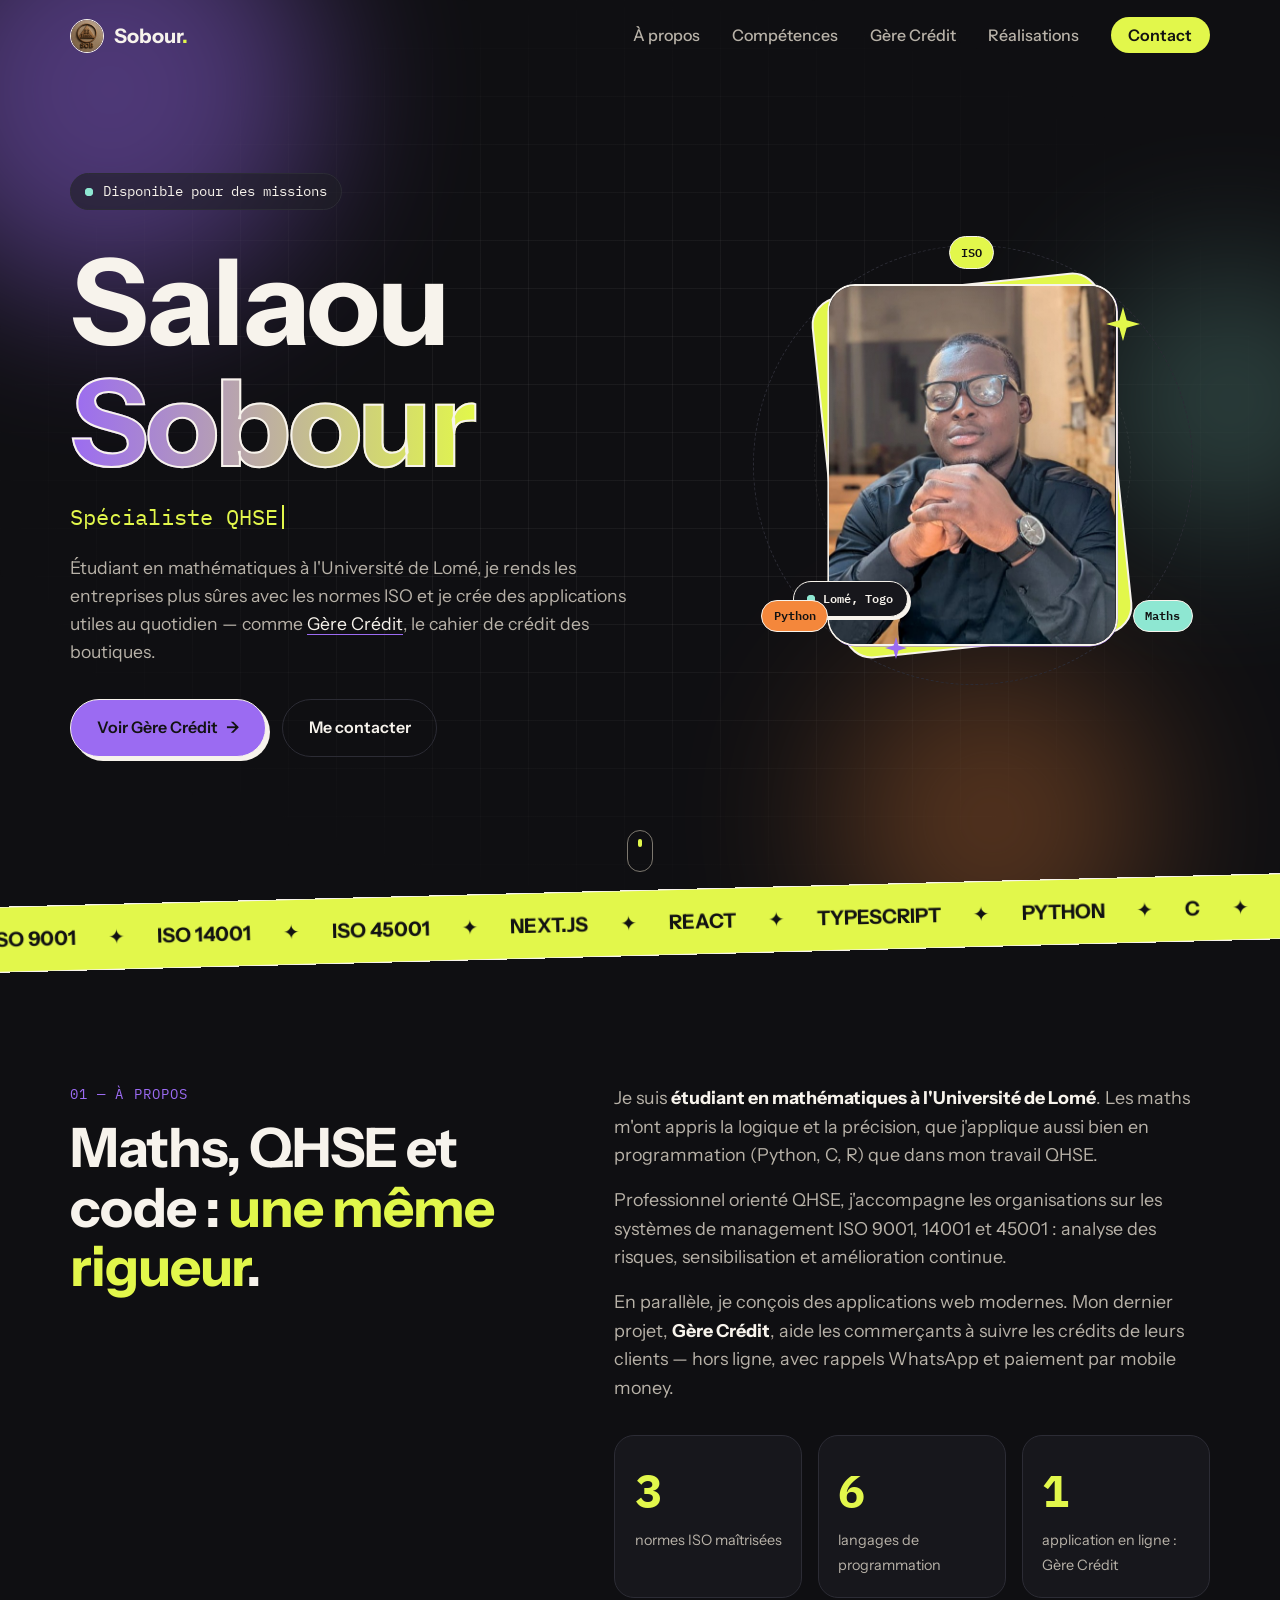
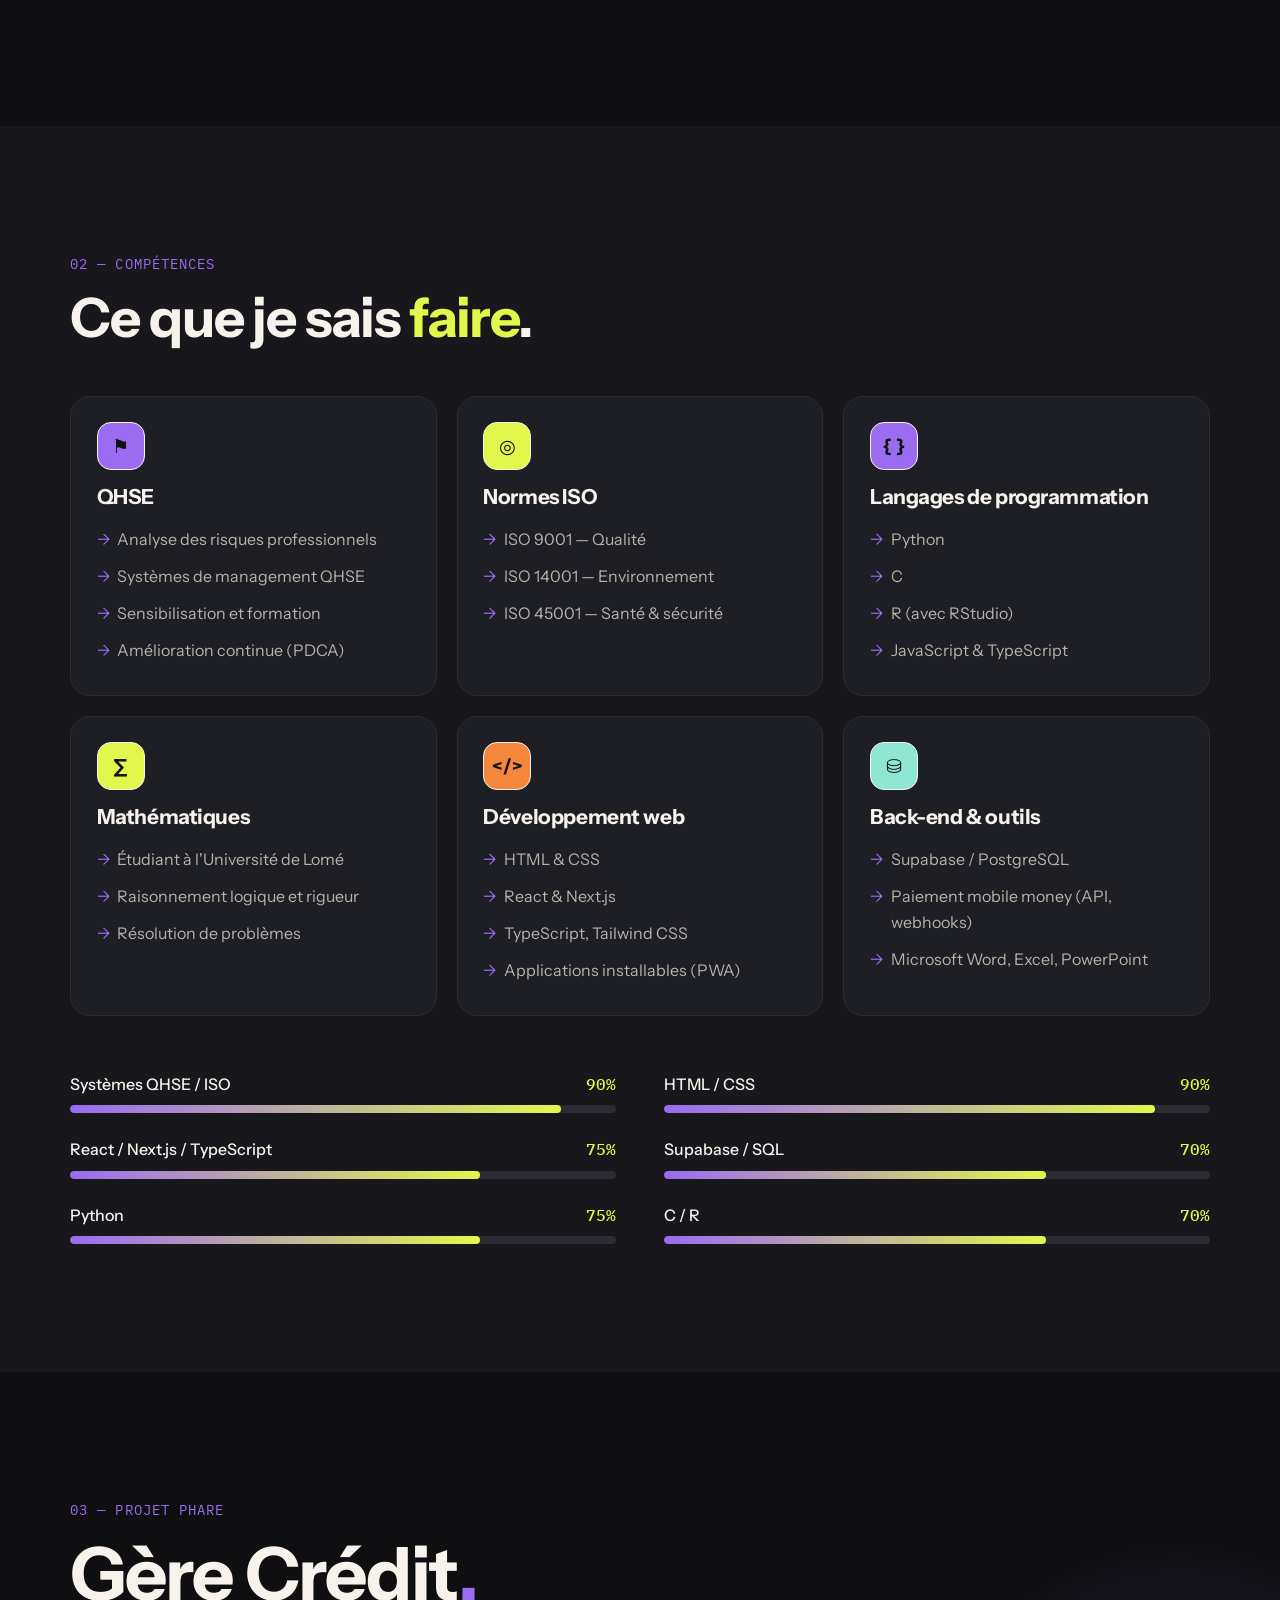
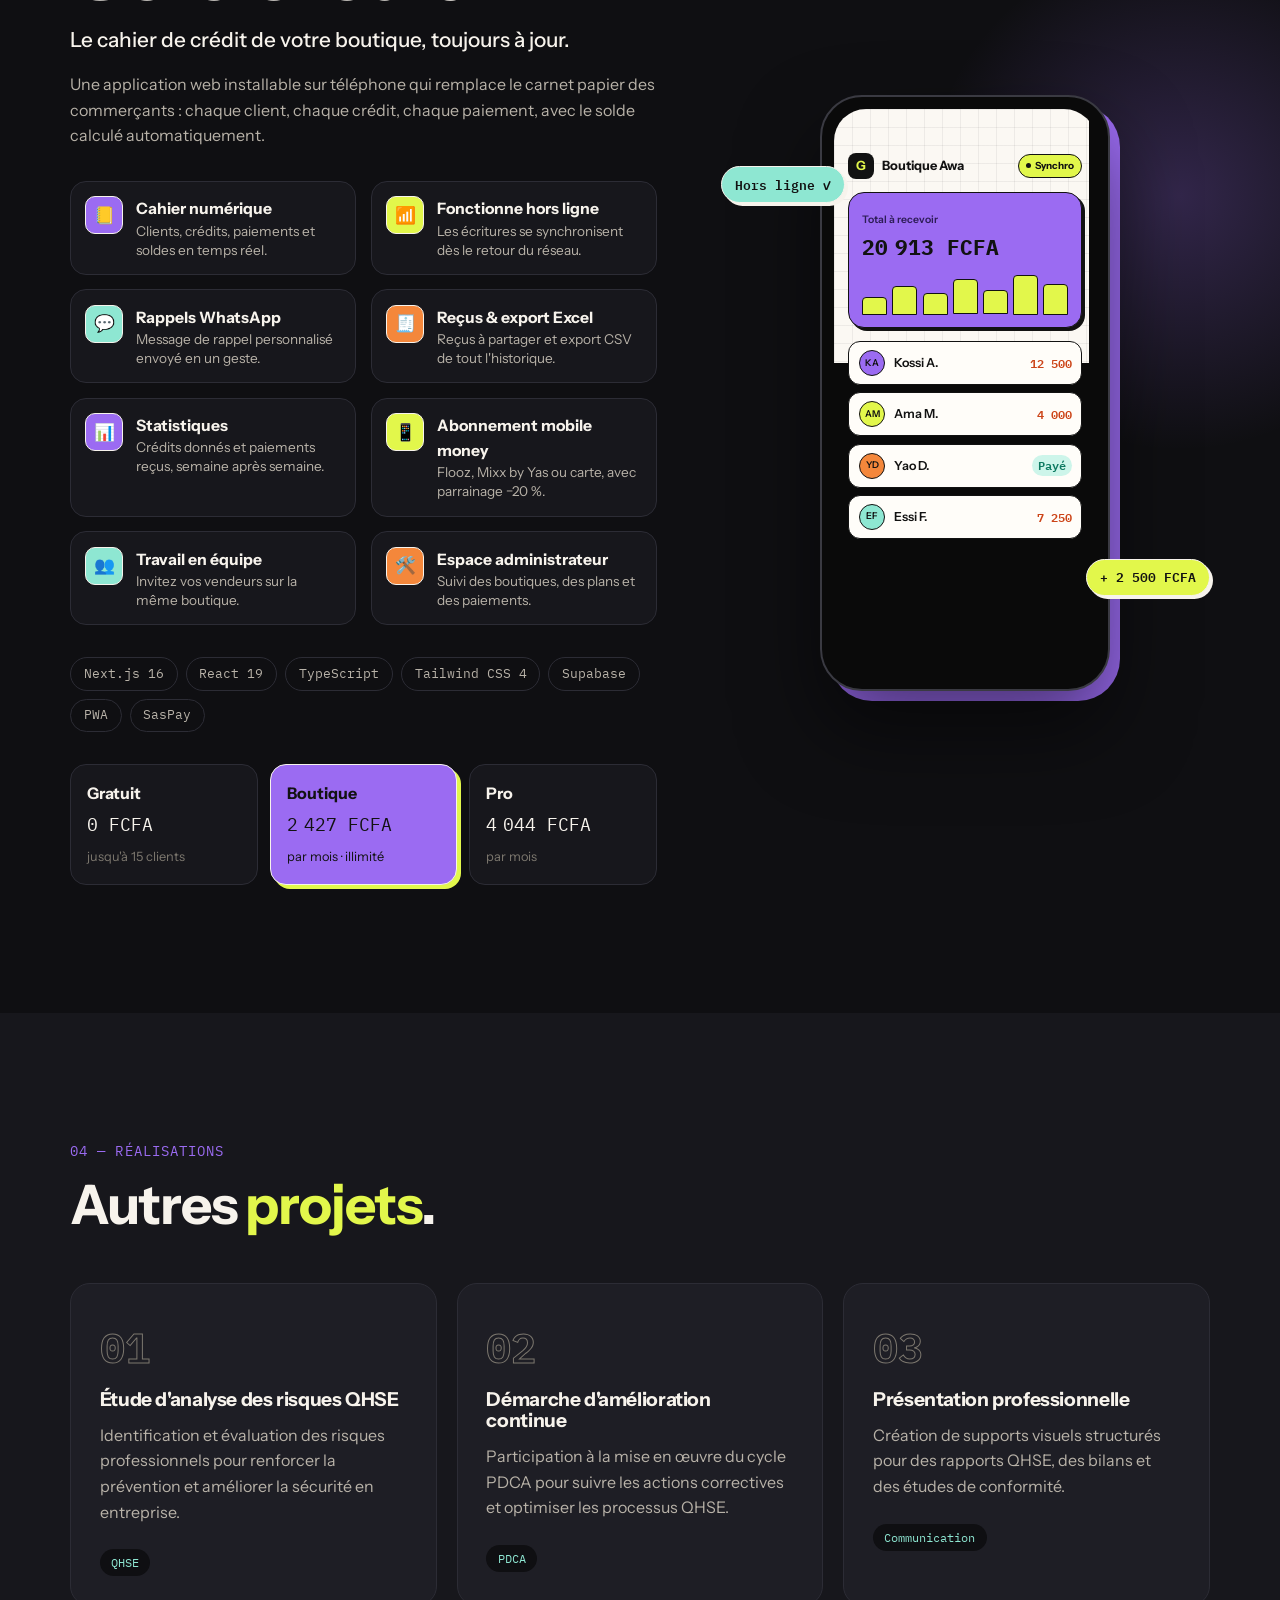
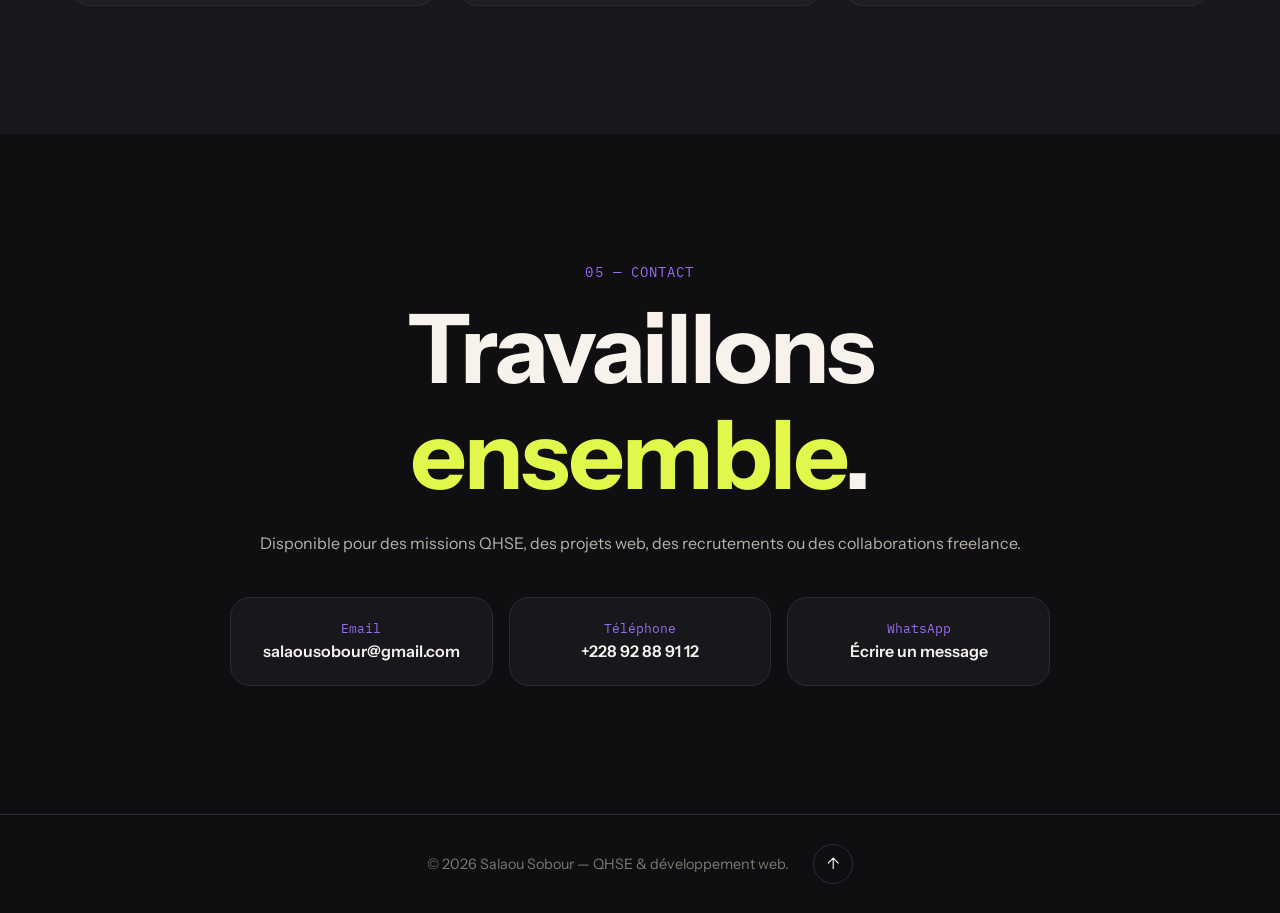
<file: index.html>
<!DOCTYPE html>
<html lang="fr">
<head>
  <meta charset="UTF-8">
  <meta name="viewport" content="width=device-width, initial-scale=1.0">
  <title>Salaou Sobour — QHSE & Développeur web</title>
  <meta name="description" content="Portfolio de Salaou Sobour : étudiant en mathématiques à l'Université de Lomé, spécialiste QHSE et développeur (Python, C, R, web). Créateur de Gère Crédit, le cahier de crédit des boutiques.">
  <meta name="theme-color" content="#121212">
  <link rel="icon" href="img/logo-sob.jpg">
  <link rel="preconnect" href="https://fonts.googleapis.com">
  <link rel="preconnect" href="https://fonts.gstatic.com" crossorigin>
  <link href="https://fonts.googleapis.com/css2?family=IBM+Plex+Mono:wght@400;500;600&family=Instrument+Sans:wght@400;500;600;700&display=swap" rel="stylesheet">
  <link rel="stylesheet" href="styles.css?v=4">
</head>
<body>
  <!-- Barre de progression de lecture -->
  <div class="progress" id="progress"></div>
  <!-- Halo qui suit la souris -->
  <div class="cursor-glow" id="cursorGlow" aria-hidden="true"></div>

  <nav class="navbar" id="navbar">
    <div class="nav-container">
      <a href="#accueil" class="logo">
        <img src="img/logo-sob.jpg" alt="" width="34" height="34">
        <span>Sobour<b>.</b></span>
      </a>
      <button class="menu-toggle" id="menuToggle" aria-label="Ouvrir le menu" aria-expanded="false">
        <span></span><span></span><span></span>
      </button>
      <ul class="nav-menu" id="navMenu">
        <li><a href="#apropos" class="nav-link">À propos</a></li>
        <li><a href="#competences" class="nav-link">Compétences</a></li>
        <li><a href="#gere-credit" class="nav-link">Gère Crédit</a></li>
        <li><a href="#realisations" class="nav-link">Réalisations</a></li>
        <li><a href="#contact" class="nav-link nav-cta">Contact</a></li>
      </ul>
    </div>
  </nav>

  <main>
    <!-- ACCUEIL -->
    <header class="hero" id="accueil">
      <div class="blob blob-1" aria-hidden="true"></div>
      <div class="blob blob-2" aria-hidden="true"></div>
      <div class="blob blob-3" aria-hidden="true"></div>
      <div class="grid-bg" aria-hidden="true"></div>

      <div class="container hero-inner">
        <div class="hero-text">
          <p class="eyebrow reveal"><span class="dot"></span> Disponible pour des missions</p>
          <h1 class="hero-title">
            <span class="line"><span>Salaou</span></span>
            <span class="line"><span class="outline">Sobour</span></span>
          </h1>
          <p class="hero-role reveal" style="--d: .5s">
            <span class="typed" id="typed" aria-live="polite">Spécialiste QHSE</span><span class="caret" aria-hidden="true"></span>
          </p>
          <p class="hero-desc reveal" style="--d: .65s">
            Étudiant en mathématiques à l'Université de Lomé, je rends les entreprises plus sûres avec les normes ISO
            et je crée des applications utiles au quotidien — comme <a href="#gere-credit">Gère Crédit</a>, le cahier de crédit des boutiques.
          </p>
          <div class="hero-actions reveal" style="--d: .8s">
            <a href="#gere-credit" class="btn btn-primary magnetic">Voir Gère Crédit <span aria-hidden="true">→</span></a>
            <a href="#contact" class="btn btn-ghost magnetic">Me contacter</a>
          </div>
        </div>

        <div class="hero-visual reveal" style="--d: .4s">
          <div class="orbit" aria-hidden="true">
            <span class="planet p1">ISO</span>
            <span class="planet p2">Python</span>
            <span class="planet p3">Maths</span>
          </div>
          <figure class="portrait">
            <span class="portrait-back" aria-hidden="true"></span>
            <div class="portrait-card tilt">
              <img src="img/sobour-portrait.jpg" alt="Photo de Salaou Sobour" width="600" height="750">
              <span class="portrait-shine" aria-hidden="true"></span>
            </div>
            <figcaption class="portrait-badge"><span class="dot"></span> Lomé, Togo</figcaption>
          </figure>
          <svg class="star star-a" viewBox="0 0 24 24" aria-hidden="true"><path d="M12 0l2.6 9.4L24 12l-9.4 2.6L12 24l-2.6-9.4L0 12l9.4-2.6z"/></svg>
          <svg class="star star-b" viewBox="0 0 24 24" aria-hidden="true"><path d="M12 0l2.6 9.4L24 12l-9.4 2.6L12 24l-2.6-9.4L0 12l9.4-2.6z"/></svg>
        </div>
      </div>

      <a href="#apropos" class="scroll-hint" aria-label="Défiler vers le bas"><span></span></a>
    </header>

    <!-- BANDEAU DÉFILANT -->
    <div class="marquee" aria-hidden="true">
      <div class="marquee-track">
        <span>ISO 9001</span><span>✦</span><span>ISO 14001</span><span>✦</span><span>ISO 45001</span><span>✦</span>
        <span>Next.js</span><span>✦</span><span>React</span><span>✦</span><span>TypeScript</span><span>✦</span>
        <span>Python</span><span>✦</span><span>C</span><span>✦</span><span>R</span><span>✦</span><span>Supabase</span><span>✦</span><span>Mathématiques</span><span>✦</span><span>PDCA</span><span>✦</span>
        <span>ISO 9001</span><span>✦</span><span>ISO 14001</span><span>✦</span><span>ISO 45001</span><span>✦</span>
        <span>Next.js</span><span>✦</span><span>React</span><span>✦</span><span>TypeScript</span><span>✦</span>
        <span>Python</span><span>✦</span><span>C</span><span>✦</span><span>R</span><span>✦</span><span>Supabase</span><span>✦</span><span>Mathématiques</span><span>✦</span><span>PDCA</span><span>✦</span>
      </div>
    </div>

    <!-- À PROPOS -->
    <section class="section" id="apropos">
      <div class="container about">
        <div class="section-head reveal">
          <p class="kicker">01 — À propos</p>
          <h2>Maths, QHSE et code : <em>une même rigueur</em>.</h2>
        </div>
        <div class="about-body">
          <p class="reveal">
            Je suis <strong>étudiant en mathématiques à l'Université de Lomé</strong>. Les maths m'ont appris
            la logique et la précision, que j'applique aussi bien en programmation (Python, C, R) que dans mon travail QHSE.
          </p>
          <p class="reveal" style="--d: .05s">
            Professionnel orienté QHSE, j'accompagne les organisations sur les systèmes de management
            ISO 9001, 14001 et 45001 : analyse des risques, sensibilisation et amélioration continue.
          </p>
          <p class="reveal" style="--d: .1s">
            En parallèle, je conçois des applications web modernes. Mon dernier projet,
            <strong>Gère Crédit</strong>, aide les commerçants à suivre les crédits de leurs clients
            — hors ligne, avec rappels WhatsApp et paiement par mobile money.
          </p>
          <div class="stats">
            <div class="stat reveal"><span class="stat-num" data-count="3">0</span><span class="stat-label">normes ISO maîtrisées</span></div>
            <div class="stat reveal" style="--d: .1s"><span class="stat-num" data-count="6">0</span><span class="stat-label">langages de programmation</span></div>
            <div class="stat reveal" style="--d: .2s"><span class="stat-num" data-count="1">0</span><span class="stat-label">application en ligne : Gère Crédit</span></div>
          </div>
        </div>
      </div>
    </section>

    <!-- COMPÉTENCES -->
    <section class="section section-alt" id="competences">
      <div class="container">
        <div class="section-head reveal">
          <p class="kicker">02 — Compétences</p>
          <h2>Ce que je sais <em>faire</em>.</h2>
        </div>

        <div class="skills-grid">
          <article class="card tilt reveal">
            <div class="card-icon c-violet">⚑</div>
            <h3>QHSE</h3>
            <ul>
              <li>Analyse des risques professionnels</li>
              <li>Systèmes de management QHSE</li>
              <li>Sensibilisation et formation</li>
              <li>Amélioration continue (PDCA)</li>
            </ul>
          </article>
          <article class="card tilt reveal" style="--d: .1s">
            <div class="card-icon c-lime">◎</div>
            <h3>Normes ISO</h3>
            <ul>
              <li>ISO 9001 — Qualité</li>
              <li>ISO 14001 — Environnement</li>
              <li>ISO 45001 — Santé &amp; sécurité</li>
            </ul>
          </article>
          <article class="card tilt reveal" style="--d: .2s">
            <div class="card-icon c-violet">{ }</div>
            <h3>Langages de programmation</h3>
            <ul>
              <li>Python</li>
              <li>C</li>
              <li>R (avec RStudio)</li>
              <li>JavaScript &amp; TypeScript</li>
            </ul>
          </article>
          <article class="card tilt reveal" style="--d: .3s">
            <div class="card-icon c-lime">∑</div>
            <h3>Mathématiques</h3>
            <ul>
              <li>Étudiant à l'Université de Lomé</li>
              <li>Raisonnement logique et rigueur</li>
              <li>Résolution de problèmes</li>
            </ul>
          </article>
          <article class="card tilt reveal">
            <div class="card-icon c-orange">&lt;/&gt;</div>
            <h3>Développement web</h3>
            <ul>
              <li>HTML &amp; CSS</li>
              <li>React &amp; Next.js</li>
              <li>TypeScript, Tailwind CSS</li>
              <li>Applications installables (PWA)</li>
            </ul>
          </article>
          <article class="card tilt reveal" style="--d: .1s">
            <div class="card-icon c-mint">⛁</div>
            <h3>Back-end &amp; outils</h3>
            <ul>
              <li>Supabase / PostgreSQL</li>
              <li>Paiement mobile money (API, webhooks)</li>
              <li>Microsoft Word, Excel, PowerPoint</li>
            </ul>
          </article>
        </div>

        <div class="bars">
          <div class="bar reveal"><div class="bar-top"><span>Systèmes QHSE / ISO</span><span>90%</span></div><div class="bar-track"><div class="bar-fill" style="--v: 90%"></div></div></div>
          <div class="bar reveal"><div class="bar-top"><span>HTML / CSS</span><span>90%</span></div><div class="bar-track"><div class="bar-fill" style="--v: 90%"></div></div></div>
          <div class="bar reveal"><div class="bar-top"><span>React / Next.js / TypeScript</span><span>75%</span></div><div class="bar-track"><div class="bar-fill" style="--v: 75%"></div></div></div>
          <div class="bar reveal"><div class="bar-top"><span>Supabase / SQL</span><span>70%</span></div><div class="bar-track"><div class="bar-fill" style="--v: 70%"></div></div></div>
          <div class="bar reveal"><div class="bar-top"><span>Python</span><span>75%</span></div><div class="bar-track"><div class="bar-fill" style="--v: 75%"></div></div></div>
          <div class="bar reveal"><div class="bar-top"><span>C / R</span><span>70%</span></div><div class="bar-track"><div class="bar-fill" style="--v: 70%"></div></div></div>
        </div>
      </div>
    </section>

    <!-- GÈRE CRÉDIT -->
    <section class="section gc" id="gere-credit">
      <div class="container gc-inner">
        <div class="gc-text">
          <p class="kicker reveal">03 — Projet phare</p>
          <h2 class="reveal">Gère Crédit<span class="gc-dot">.</span></h2>
          <p class="gc-tagline reveal">Le cahier de crédit de votre boutique, toujours à jour.</p>
          <p class="reveal">
            Une application web installable sur téléphone qui remplace le carnet papier des commerçants :
            chaque client, chaque crédit, chaque paiement, avec le solde calculé automatiquement.
          </p>

          <ul class="features">
            <li class="feature reveal"><span class="f-ic c-violet">📒</span><div><b>Cahier numérique</b><small>Clients, crédits, paiements et soldes en temps réel.</small></div></li>
            <li class="feature reveal" style="--d: .05s"><span class="f-ic c-lime">📶</span><div><b>Fonctionne hors ligne</b><small>Les écritures se synchronisent dès le retour du réseau.</small></div></li>
            <li class="feature reveal" style="--d: .1s"><span class="f-ic c-mint">💬</span><div><b>Rappels WhatsApp</b><small>Message de rappel personnalisé envoyé en un geste.</small></div></li>
            <li class="feature reveal" style="--d: .15s"><span class="f-ic c-orange">🧾</span><div><b>Reçus &amp; export Excel</b><small>Reçus à partager et export CSV de tout l'historique.</small></div></li>
            <li class="feature reveal" style="--d: .2s"><span class="f-ic c-violet">📊</span><div><b>Statistiques</b><small>Crédits donnés et paiements reçus, semaine après semaine.</small></div></li>
            <li class="feature reveal" style="--d: .25s"><span class="f-ic c-lime">📱</span><div><b>Abonnement mobile money</b><small>Flooz, Mixx by Yas ou carte, avec parrainage −20 %.</small></div></li>
            <li class="feature reveal" style="--d: .3s"><span class="f-ic c-mint">👥</span><div><b>Travail en équipe</b><small>Invitez vos vendeurs sur la même boutique.</small></div></li>
            <li class="feature reveal" style="--d: .35s"><span class="f-ic c-orange">🛠️</span><div><b>Espace administrateur</b><small>Suivi des boutiques, des plans et des paiements.</small></div></li>
          </ul>

          <div class="stack reveal">
            <span>Next.js 16</span><span>React 19</span><span>TypeScript</span><span>Tailwind CSS 4</span><span>Supabase</span><span>PWA</span><span>SasPay</span>
          </div>

          <div class="plans reveal">
            <div class="plan"><b>Gratuit</b><span>0 FCFA</span><small>jusqu'à 15 clients</small></div>
            <div class="plan plan-hl"><b>Boutique</b><span><i data-count="3000">0</i> FCFA</span><small>par mois · illimité</small></div>
            <div class="plan"><b>Pro</b><span><i data-count="5000">0</i> FCFA</span><small>par mois</small></div>
          </div>
        </div>

        <!-- Maquette de téléphone animée -->
        <div class="phone-wrap reveal" style="--d: .2s">
          <div class="phone tilt">
            <div class="notch"></div>
            <div class="screen">
              <div class="app-head">
                <span class="app-logo">G</span>
                <span class="app-title">Boutique Awa</span>
                <span class="sync"><i></i> Synchro</span>
              </div>
              <div class="balance-card">
                <small>Total à recevoir</small>
                <strong><span id="phoneTotal">0</span> FCFA</strong>
                <div class="mini-chart">
                  <span style="--h: 40%"></span><span style="--h: 65%"></span><span style="--h: 50%"></span>
                  <span style="--h: 80%"></span><span style="--h: 55%"></span><span style="--h: 90%"></span><span style="--h: 70%"></span>
                </div>
              </div>
              <ul class="clients">
                <li><span class="av" style="--c: var(--violet)">KA</span><span class="nm">Kossi A.</span><span class="amt debt">12 500</span></li>
                <li><span class="av" style="--c: var(--lime)">AM</span><span class="nm">Ama M.</span><span class="amt debt">4 000</span></li>
                <li><span class="av" style="--c: var(--orange)">YD</span><span class="nm">Yao D.</span><span class="amt paid">Payé</span></li>
                <li><span class="av" style="--c: var(--mint)">EF</span><span class="nm">Essi F.</span><span class="amt debt">7 250</span></li>
              </ul>
              <div class="toast-wa">💬 Rappel envoyé à Kossi</div>
              <button class="fab" tabindex="-1" aria-hidden="true">+</button>
            </div>
          </div>
          <span class="tag tag-1">Hors ligne ✓</span>
          <span class="tag tag-2">+ 2 500 FCFA</span>
        </div>
      </div>
    </section>

    <!-- RÉALISATIONS -->
    <section class="section section-alt" id="realisations">
      <div class="container">
        <div class="section-head reveal">
          <p class="kicker">04 — Réalisations</p>
          <h2>Autres <em>projets</em>.</h2>
        </div>
        <div class="projects">
          <article class="project tilt reveal">
            <span class="project-num">01</span>
            <h3>Étude d'analyse des risques QHSE</h3>
            <p>Identification et évaluation des risques professionnels pour renforcer la prévention et améliorer la sécurité en entreprise.</p>
            <span class="project-tag">QHSE</span>
          </article>
          <article class="project tilt reveal" style="--d: .1s">
            <span class="project-num">02</span>
            <h3>Démarche d'amélioration continue</h3>
            <p>Participation à la mise en œuvre du cycle PDCA pour suivre les actions correctives et optimiser les processus QHSE.</p>
            <span class="project-tag">PDCA</span>
          </article>
          <article class="project tilt reveal" style="--d: .2s">
            <span class="project-num">03</span>
            <h3>Présentation professionnelle</h3>
            <p>Création de supports visuels structurés pour des rapports QHSE, des bilans et des études de conformité.</p>
            <span class="project-tag">Communication</span>
          </article>
        </div>
      </div>
    </section>

    <!-- CONTACT -->
    <section class="section contact" id="contact">
      <div class="container contact-inner">
        <p class="kicker reveal">05 — Contact</p>
        <h2 class="contact-title reveal">Travaillons <em>ensemble</em>.</h2>
        <p class="reveal">Disponible pour des missions QHSE, des projets web, des recrutements ou des collaborations freelance.</p>
        <div class="contact-links reveal">
          <a class="contact-card magnetic" href="mailto:salaousobour@gmail.com">
            <small>Email</small><span>salaousobour@gmail.com</span>
          </a>
          <a class="contact-card magnetic" href="tel:+22892889112">
            <small>Téléphone</small><span>+228 92 88 91 12</span>
          </a>
          <a class="contact-card magnetic" href="https://wa.me/22892889112" target="_blank" rel="noopener">
            <small>WhatsApp</small><span>Écrire un message</span>
          </a>
        </div>
      </div>
    </section>
  </main>

  <footer class="footer">
    <p>© <span id="year"></span> Salaou Sobour — QHSE &amp; développement web.</p>
    <a href="#accueil" class="to-top" aria-label="Revenir en haut">↑</a>
  </footer>

  <script src="script.js?v=4"></script>
</body>
</html>
</file>
<file: styles.css>
/*
 * Portfolio de Salaou Sobour
 * Palette reprise de Gère Crédit : violet, citron, orange, menthe,
 * posés sur un fond encre. Toutes les couleurs passent par ces variables.
 */
:root {
  --bg: #0f0f12;
  --bg-2: #17171c;
  --surface: #1e1e25;
  --ink: #f7f3ec;
  --ink-2: #b8b2a8;
  --ink-3: #7d786f;
  --line: #2c2c35;

  --violet: #9b6bf2;
  --lime: #e2f74b;
  --orange: #f4873b;
  --mint: #8ee7d2;
  --on-color: #121212;

  --radius: 20px;
  --ease: cubic-bezier(.2, .8, .2, 1);
  --font-sans: "Instrument Sans", system-ui, -apple-system, "Segoe UI", sans-serif;
  --font-mono: "IBM Plex Mono", ui-monospace, monospace;
  color-scheme: dark;
}

* { box-sizing: border-box; }
html { scroll-behavior: smooth; scroll-padding-top: 80px; overflow-x: clip; }
body {
  margin: 0;
  background: var(--bg);
  color: var(--ink);
  font-family: var(--font-sans);
  line-height: 1.6;
  -webkit-font-smoothing: antialiased;
  overflow-x: hidden;
  overflow-x: clip;
}
img { max-width: 100%; display: block; }
a { color: inherit; }
::selection { background: var(--lime); color: var(--on-color); }
:focus-visible { outline: 2px solid var(--lime); outline-offset: 3px; border-radius: 6px; }

.container { width: min(1140px, calc(100% - 2rem)); margin: 0 auto; }
.section { padding: clamp(4.5rem, 10vw, 8rem) 0; position: relative; }
.section-alt { background: var(--bg-2); }

h1, h2, h3 { line-height: 1.1; letter-spacing: -0.02em; margin: 0; }
h2 { font-size: clamp(2rem, 5vw, 3.4rem); margin-bottom: 1.5rem; }
h2 em { font-style: normal; color: var(--lime); }
p { margin: 0 0 1rem; color: var(--ink-2); }
.kicker {
  font-family: var(--font-mono);
  font-size: .85rem;
  color: var(--violet);
  letter-spacing: .08em;
  text-transform: uppercase;
  margin-bottom: .75rem;
}
.section-head { margin-bottom: 3rem; }

/* ---------- Barre de progression + halo ---------- */
.progress {
  position: fixed; top: 0; left: 0; height: 3px; width: 100%;
  background: linear-gradient(90deg, var(--violet), var(--lime), var(--orange));
  transform-origin: 0 50%; transform: scaleX(0);
  z-index: 1100;
}
.cursor-glow {
  position: fixed; top: 0; left: 0; width: 420px; height: 420px;
  margin: -210px 0 0 -210px;
  border-radius: 50%;
  background: radial-gradient(circle, rgba(155, 107, 242, .16), transparent 65%);
  pointer-events: none; z-index: 0;
  transform: translate(-999px, -999px);
  transition: opacity .3s;
}
@media (hover: none) { .cursor-glow { display: none; } }

/* ---------- Navigation ---------- */
.navbar {
  position: fixed; inset: 0 0 auto 0; height: 72px; z-index: 1000;
  transition: background .3s, backdrop-filter .3s, border-color .3s, transform .4s var(--ease);
  border-bottom: 1px solid transparent;
}
.navbar.scrolled {
  background: rgba(15, 15, 18, .72);
  backdrop-filter: blur(14px);
  -webkit-backdrop-filter: blur(14px);
  border-color: var(--line);
}
.navbar.hidden { transform: translateY(-100%); }
.nav-container {
  width: min(1140px, calc(100% - 2rem)); margin: 0 auto; height: 100%;
  display: flex; align-items: center; justify-content: space-between;
}
.logo { display: flex; align-items: center; gap: .6rem; text-decoration: none; font-weight: 700; font-size: 1.25rem; }
.logo img { width: 34px; height: 34px; border-radius: 50%; border: 1.5px solid var(--ink); }
.logo b { color: var(--lime); }
.nav-menu { display: flex; gap: 2rem; list-style: none; margin: 0; padding: 0; align-items: center; }
.nav-link {
  text-decoration: none; font-weight: 500; color: var(--ink-2);
  position: relative; transition: color .25s;
}
.nav-link::after {
  content: ""; position: absolute; left: 0; right: 0; bottom: -6px; height: 2px;
  background: var(--lime); transform: scaleX(0); transform-origin: right;
  transition: transform .35s var(--ease);
}
.nav-link:hover, .nav-link.active { color: var(--ink); }
.nav-link:hover::after, .nav-link.active::after { transform: scaleX(1); transform-origin: left; }
.nav-cta {
  padding: .5rem 1.1rem; border-radius: 999px; background: var(--lime); color: var(--on-color) !important;
  font-weight: 600; transition: transform .25s var(--ease), box-shadow .25s;
}
.nav-cta::after { display: none; }
.nav-cta:hover { transform: translateY(-2px); box-shadow: 0 8px 20px rgba(226, 247, 75, .25); }

.menu-toggle {
  display: none; flex-direction: column; gap: 5px; background: none; border: 0; cursor: pointer; padding: 8px;
}
.menu-toggle span { width: 24px; height: 2px; background: var(--ink); border-radius: 2px; transition: transform .3s, opacity .3s; }
.menu-toggle.active span:nth-child(1) { transform: translateY(7px) rotate(45deg); }
.menu-toggle.active span:nth-child(2) { opacity: 0; }
.menu-toggle.active span:nth-child(3) { transform: translateY(-7px) rotate(-45deg); }

/* ---------- Hero ---------- */
.hero {
  min-height: 100svh; display: flex; align-items: center; position: relative; overflow: hidden;
  padding: 110px 0 80px;
}
.grid-bg {
  position: absolute; inset: 0;
  background-image:
    linear-gradient(rgba(247, 243, 236, .05) 1px, transparent 1px),
    linear-gradient(90deg, rgba(247, 243, 236, .05) 1px, transparent 1px);
  background-size: 48px 48px;
  mask-image: radial-gradient(ellipse at center, #000 30%, transparent 75%);
  -webkit-mask-image: radial-gradient(ellipse at center, #000 30%, transparent 75%);
}
.blob {
  position: absolute; border-radius: 50%; filter: blur(80px); opacity: .45;
  animation: drift 18s ease-in-out infinite alternate;
}
.blob-1 { width: 420px; height: 420px; background: var(--violet); top: -120px; left: -100px; }
.blob-2 { width: 320px; height: 320px; background: var(--orange); bottom: -80px; right: 10%; animation-delay: -6s; opacity: .3; }
.blob-3 { width: 260px; height: 260px; background: var(--mint); top: 30%; right: -80px; animation-delay: -12s; opacity: .25; }
@keyframes drift {
  0%   { transform: translate(0, 0) scale(1); }
  50%  { transform: translate(60px, 40px) scale(1.1); }
  100% { transform: translate(-40px, 70px) scale(.95); }
}

.hero-inner {
  position: relative; z-index: 1;
  display: grid; grid-template-columns: 1.3fr 1fr; gap: 3rem; align-items: center;
}
.eyebrow {
  display: inline-flex; align-items: center; gap: .6rem;
  font-family: var(--font-mono); font-size: .85rem; color: var(--ink);
  padding: .4rem .9rem; border: 1px solid var(--line); border-radius: 999px; background: rgba(30, 30, 37, .6);
}
.dot { width: 8px; height: 8px; border-radius: 50%; background: var(--mint); position: relative; }
.dot::after {
  content: ""; position: absolute; inset: 0; border-radius: 50%; background: var(--mint);
  animation: ping 1.8s ease-out infinite;
}
@keyframes ping { to { transform: scale(3); opacity: 0; } }

.hero-title { font-size: clamp(3.2rem, 11vw, 7.5rem); font-weight: 700; margin: 1.2rem 0 .8rem; line-height: .95; }
.hero-title .line { display: block; overflow: hidden; padding-bottom: .06em; }
.hero-title .line > span {
  display: inline-block; transform: translateY(110%);
  animation: rise 1s var(--ease) forwards;
}
.hero-title .line:nth-child(2) > span { animation-delay: .15s; }
@keyframes rise { to { transform: translateY(0); } }
.outline {
  color: transparent;
  -webkit-text-stroke: 2px var(--ink);
  background: linear-gradient(90deg, var(--violet), var(--lime), var(--orange), var(--violet));
  background-size: 300% 100%;
  -webkit-background-clip: text; background-clip: text;
  transition: color .4s;
}
.outline:hover { color: transparent; -webkit-text-stroke-color: transparent; animation: rise 1s var(--ease) forwards, shine 3s linear infinite; }
@keyframes shine { to { background-position: 300% 0; } }

.hero-role { font-family: var(--font-mono); font-size: clamp(1.05rem, 2.4vw, 1.35rem); color: var(--lime); margin-bottom: 1.2rem; min-height: 1.6em; }
.caret { display: inline-block; width: 2px; height: 1.1em; background: var(--lime); margin-left: 4px; vertical-align: -0.15em; animation: blink 1s steps(1) infinite; }
@keyframes blink { 50% { opacity: 0; } }
.hero-desc { max-width: 560px; font-size: 1.1rem; }
.hero-desc a { color: var(--ink); text-decoration-color: var(--violet); text-underline-offset: 4px; }
.hero-actions { display: flex; flex-wrap: wrap; gap: 1rem; margin-top: 2rem; }

.btn {
  display: inline-flex; align-items: center; gap: .5rem; padding: .95rem 1.6rem; border-radius: 999px;
  text-decoration: none; font-weight: 600; transition: transform .25s var(--ease), box-shadow .25s, background .25s;
  will-change: transform;
}
.btn-primary { background: var(--violet); color: var(--on-color); border: 1.5px solid var(--ink); box-shadow: 4px 4px 0 var(--ink); }
.btn-primary:hover { box-shadow: 6px 6px 0 var(--lime); }
.btn-primary span { transition: transform .25s var(--ease); }
.btn-primary:hover span { transform: translateX(4px); }
.btn-ghost { border: 1.5px solid var(--line); color: var(--ink); }
.btn-ghost:hover { border-color: var(--ink); background: rgba(247, 243, 236, .05); }

.hero-visual { position: relative; display: grid; place-items: center; aspect-ratio: 1; max-width: 440px; justify-self: center; width: 100%; }
/* Photo de profil : cadre portrait 4:5, ombre décalée, carte citron derrière */
.portrait {
  position: relative; z-index: 1; margin: 0; width: 66%; max-width: 100%;
  animation: float 6s ease-in-out infinite;
}
.portrait-back {
  position: absolute; inset: 0; border-radius: 28px; background: var(--lime);
  border: 2px solid var(--ink); transform: rotate(-6deg);
  animation: back-sway 7s ease-in-out infinite alternate;
}
@keyframes back-sway { from { transform: rotate(-6deg); } to { transform: rotate(-2deg) translate(-6px, 4px); } }
.portrait-card {
  position: relative; aspect-ratio: 4 / 5; border-radius: 28px; overflow: hidden;
  border: 2px solid var(--ink); background: var(--surface);
  box-shadow: 10px 10px 0 var(--violet);
  transition: box-shadow .4s var(--ease);
  animation: photo-in 1.2s .3s cubic-bezier(.7, 0, .2, 1) both;
}
.portrait-card img {
  width: 100%; height: 100%; object-fit: cover; object-position: 50% 30%;
  animation: photo-zoom 1.6s .3s var(--ease) both;
  transition: transform .6s var(--ease), filter .6s var(--ease);
}
/* Révélation : rideau qui s'ouvre de bas en haut, puis léger dézoom */
@keyframes photo-in { from { clip-path: inset(100% 0 0 0 round 28px); } to { clip-path: inset(0 0 0 0 round 28px); } }
@keyframes photo-zoom { from { transform: scale(1.25); filter: saturate(.4) brightness(.8); } }
/* Reflet qui balaie la photo toutes les quelques secondes, et halo qui suit la souris */
.portrait-shine {
  position: absolute; inset: 0; pointer-events: none;
  background:
    radial-gradient(300px circle at var(--mx, 50%) var(--my, 30%), rgba(255, 255, 255, .18), transparent 55%),
    linear-gradient(110deg, transparent 35%, rgba(255, 255, 255, .28) 50%, transparent 65%);
  background-size: 100% 100%, 250% 100%;
  background-position: 0 0, 150% 0;
  animation: photo-sheen 6s 2s ease-in-out infinite;
}
@keyframes photo-sheen { 0% { background-position: 0 0, 150% 0; } 25%, 100% { background-position: 0 0, -60% 0; } }
.portrait-card:hover { box-shadow: 14px 14px 0 var(--lime); }
.portrait-card:hover img { transform: scale(1.06); filter: saturate(1.1) contrast(1.05); }
.portrait-badge {
  position: absolute; left: -12%; bottom: 8%; z-index: 2;
  display: inline-flex; align-items: center; gap: .5rem;
  font-family: var(--font-mono); font-size: .78rem; font-weight: 600; color: var(--ink);
  padding: .45rem .85rem; border-radius: 999px; border: 1.5px solid var(--ink);
  background: var(--bg-2); box-shadow: 3px 3px 0 var(--ink);
  animation: float 5s -2s ease-in-out infinite;
}
@keyframes float { 50% { transform: translateY(-14px); } }
/* Les cercles pointillés restent derrière la photo, les bulles qui tournent passent devant */
.hero-visual::before, .hero-visual::after { content: ""; position: absolute; border-radius: 50%; pointer-events: none; }
.hero-visual::before { inset: 0; border: 1px dashed var(--line); }
.hero-visual::after { inset: 14%; border: 1px dashed rgba(247, 243, 236, .08); }
.orbit { position: absolute; inset: 0; z-index: 3; border-radius: 50%; pointer-events: none; animation: spin 30s linear infinite; }
.planet {
  position: absolute; font-family: var(--font-mono); font-size: .75rem; font-weight: 600; color: var(--on-color);
  padding: .35rem .7rem; border-radius: 999px; border: 1.5px solid var(--ink);
  animation: spin 30s linear infinite reverse;
}
.p1 { top: -2%; left: 50%; margin-left: -1.5rem; background: var(--lime); }
.p2 { bottom: 12%; left: 2%; background: var(--orange); }
.p3 { bottom: 12%; right: 0; background: var(--mint); }
@keyframes spin { to { transform: rotate(360deg); } }
.star { position: absolute; z-index: 3; fill: var(--lime); animation: twinkle 2.8s ease-in-out infinite; }
.star-a { width: 34px; top: 14%; right: 12%; }
.star-b { width: 22px; bottom: 6%; left: 30%; fill: var(--violet); animation-delay: -1.4s; }
@keyframes twinkle { 50% { transform: scale(.6) rotate(25deg); opacity: .6; } }

.scroll-hint {
  position: absolute; bottom: 28px; left: 50%; transform: translateX(-50%);
  width: 26px; height: 42px; border: 1.5px solid var(--ink-3); border-radius: 14px; z-index: 1;
}
.scroll-hint span {
  position: absolute; top: 8px; left: 50%; width: 4px; height: 8px; margin-left: -2px; border-radius: 2px;
  background: var(--lime); animation: wheel 1.8s ease-in-out infinite;
}
@keyframes wheel { 0% { opacity: 0; transform: translateY(0); } 30% { opacity: 1; } 100% { opacity: 0; transform: translateY(14px); } }

/* ---------- Bandeau défilant ---------- */
.marquee {
  overflow: hidden; background: var(--lime); color: var(--on-color);
  border-block: 1.5px solid var(--ink); transform: rotate(-1.5deg); margin: -10px -10px 0;
  position: relative; z-index: 2;
}
.marquee-track {
  display: flex; gap: 2rem; width: max-content; padding: 1rem 0;
  font-weight: 700; font-size: 1.25rem; text-transform: uppercase; white-space: nowrap;
  animation: scroll-x 30s linear infinite;
}
.marquee:hover .marquee-track { animation-play-state: paused; }
@keyframes scroll-x { to { transform: translateX(-50%); } }

/* ---------- À propos ---------- */
.about { display: grid; grid-template-columns: 1fr 1.2fr; gap: 3rem; }
.about-body p { font-size: 1.12rem; }
.about-body strong { color: var(--ink); }
.stats { display: grid; grid-template-columns: repeat(3, 1fr); gap: 1rem; margin-top: 2rem; }
.stat { padding: 1.2rem; border: 1px solid var(--line); border-radius: var(--radius); background: var(--bg-2); }
.stat-num { display: block; font-size: clamp(2rem, 4vw, 2.8rem); font-weight: 700; color: var(--lime); font-family: var(--font-mono); }
.stat-label { font-size: .9rem; color: var(--ink-2); }

/* ---------- Compétences ---------- */
.skills-grid { display: grid; grid-template-columns: repeat(3, 1fr); gap: 1.25rem; }
@media (max-width: 900px) { .skills-grid { grid-template-columns: repeat(2, 1fr); } }
@media (max-width: 560px) { .skills-grid { grid-template-columns: 1fr; } }
.card {
  background: var(--surface); border: 1px solid var(--line); border-radius: var(--radius); padding: 1.6rem;
  transition: border-color .3s, box-shadow .3s; transform-style: preserve-3d; position: relative; overflow: hidden;
}
.card::before {
  content: ""; position: absolute; inset: 0; pointer-events: none;
  background: radial-gradient(400px circle at var(--mx, 50%) var(--my, 50%), rgba(155, 107, 242, .15), transparent 50%);
  opacity: 0; transition: opacity .3s;
}
.card:hover { border-color: var(--violet); box-shadow: 0 20px 50px rgba(0, 0, 0, .35); }
.card:hover::before { opacity: 1; }
.card h3 { font-size: 1.3rem; margin: 1rem 0 .8rem; }
.card ul { margin: 0; padding: 0; list-style: none; }
.card li { color: var(--ink-2); padding: .35rem 0 .35rem 1.3rem; position: relative; }
.card li::before { content: "→"; position: absolute; left: 0; color: var(--violet); }
.card-icon {
  width: 48px; height: 48px; border-radius: 14px; display: grid; place-items: center;
  font-weight: 700; font-size: 1.2rem; color: var(--on-color); border: 1.5px solid var(--ink);
  transition: transform .4s var(--ease);
}
.card:hover .card-icon { transform: rotate(-8deg) scale(1.1); }
.c-violet { background: var(--violet); } .c-lime { background: var(--lime); }
.c-orange { background: var(--orange); } .c-mint { background: var(--mint); }

.bars { display: grid; grid-template-columns: 1fr 1fr; gap: 1.5rem 3rem; margin-top: 3.5rem; }
.bar-top { display: flex; justify-content: space-between; font-weight: 500; margin-bottom: .5rem; }
.bar-top span:last-child { font-family: var(--font-mono); color: var(--lime); }
.bar-track { height: 8px; border-radius: 999px; background: var(--line); overflow: hidden; }
.bar-fill {
  height: 100%; width: 0; border-radius: inherit;
  background: linear-gradient(90deg, var(--violet), var(--lime));
  transition: width 1.4s var(--ease) .2s;
}
.bar.in .bar-fill { width: var(--v); }

/* ---------- Gère Crédit ---------- */
.gc { overflow: hidden; }
.gc::before {
  content: ""; position: absolute; width: 600px; height: 600px; right: -200px; top: 10%;
  background: radial-gradient(circle, rgba(155, 107, 242, .25), transparent 60%); pointer-events: none;
}
.gc-inner { display: grid; grid-template-columns: 1.2fr 1fr; gap: 4rem; align-items: center; position: relative; }
.gc h2 { font-size: clamp(2.6rem, 7vw, 4.6rem); margin-bottom: .5rem; }
.gc-dot { color: var(--violet); display: inline-block; animation: bounce 1.6s ease-in-out infinite; }
@keyframes bounce { 50% { transform: translateY(-10px); } }
.gc-tagline { font-size: 1.3rem; color: var(--ink); font-weight: 500; }
.features { list-style: none; padding: 0; margin: 2rem 0; display: grid; grid-template-columns: 1fr 1fr; gap: .9rem; }
.feature {
  display: flex; gap: .8rem; align-items: flex-start; padding: .9rem; border-radius: 16px;
  border: 1px solid var(--line); background: var(--bg-2);
  transition: transform .3s var(--ease), border-color .3s;
}
.feature:hover { transform: translateY(-4px); border-color: var(--ink-3); }
.feature b { display: block; font-size: .98rem; }
.feature small { color: var(--ink-2); font-size: .85rem; line-height: 1.4; display: block; }
.f-ic { flex: none; width: 38px; height: 38px; border-radius: 10px; display: grid; place-items: center; border: 1.5px solid var(--ink); font-size: 1.05rem; }
.stack { display: flex; flex-wrap: wrap; gap: .5rem; margin-bottom: 2rem; }
.stack span {
  font-family: var(--font-mono); font-size: .8rem; padding: .35rem .8rem; border-radius: 999px;
  border: 1px solid var(--line); color: var(--ink-2); transition: background .25s, color .25s;
}
.stack span:hover { background: var(--ink); color: var(--on-color); }
.plans { display: grid; grid-template-columns: repeat(3, 1fr); gap: .75rem; }
.plan { padding: 1rem; border-radius: 16px; border: 1px solid var(--line); background: var(--bg-2); }
.plan b { display: block; }
.plan span { display: block; font-family: var(--font-mono); font-size: 1.15rem; color: var(--ink); margin: .2rem 0; }
.plan i { font-style: normal; }
.plan small { color: var(--ink-3); font-size: .8rem; }
.plan-hl { background: var(--violet); border: 1.5px solid var(--ink); box-shadow: 4px 4px 0 var(--lime); }
.plan-hl, .plan-hl span, .plan-hl small { color: var(--on-color); }

/* Maquette téléphone */
.phone-wrap { position: relative; display: grid; place-items: center; perspective: 1200px; }
.phone {
  width: 290px; aspect-ratio: 9 / 18.5; border-radius: 42px; padding: 12px;
  background: #0a0a0a; border: 2px solid #3a3a42;
  box-shadow: 0 40px 80px rgba(0, 0, 0, .5), 10px 10px 0 var(--violet);
  position: relative; animation: float 6s ease-in-out infinite; transform-style: preserve-3d;
}
.notch { position: absolute; top: 18px; left: 50%; transform: translateX(-50%); width: 90px; height: 22px; border-radius: 12px; background: #0a0a0a; z-index: 3; }
.screen {
  height: 100%; border-radius: 32px; overflow: hidden; position: relative;
  background: #fbf8f3; color: #121212; padding: 44px 14px 14px;
  background-image:
    linear-gradient(rgba(18, 18, 18, .06) 1px, transparent 1px),
    linear-gradient(90deg, rgba(18, 18, 18, .06) 1px, transparent 1px);
  background-size: 18px 18px;
}
.app-head { display: flex; align-items: center; gap: .5rem; font-size: .8rem; font-weight: 700; margin-bottom: .8rem; }
.app-logo { width: 26px; height: 26px; border-radius: 8px; background: #121212; color: var(--lime); display: grid; place-items: center; font-size: .8rem; }
.app-title { flex: 1; }
.sync { display: inline-flex; align-items: center; gap: 4px; font-size: .62rem; padding: 3px 7px; border-radius: 999px; background: var(--lime); border: 1.5px solid #121212; }
.sync i { width: 5px; height: 5px; border-radius: 50%; background: #121212; animation: blink 1s steps(1) infinite; }
.balance-card {
  background: var(--violet); border: 1.5px solid #121212; box-shadow: 3px 3px 0 #121212;
  border-radius: 16px; padding: .8rem; margin-bottom: .8rem;
}
.balance-card small { font-size: .65rem; font-weight: 600; color: #2e1d57; }
.balance-card strong { display: block; font-family: var(--font-mono); font-size: 1.3rem; }
.mini-chart { display: flex; align-items: flex-end; gap: 5px; height: 44px; margin-top: .4rem; }
.mini-chart span {
  flex: 1; height: var(--h); background: var(--lime); border: 1.5px solid #121212; border-radius: 4px 4px 0 0;
  transform: scaleY(0); transform-origin: bottom;
}
.phone-wrap.in .mini-chart span { animation: grow .8s var(--ease) forwards; }
.phone-wrap.in .mini-chart span:nth-child(2) { animation-delay: .08s; }
.phone-wrap.in .mini-chart span:nth-child(3) { animation-delay: .16s; }
.phone-wrap.in .mini-chart span:nth-child(4) { animation-delay: .24s; }
.phone-wrap.in .mini-chart span:nth-child(5) { animation-delay: .32s; }
.phone-wrap.in .mini-chart span:nth-child(6) { animation-delay: .40s; }
.phone-wrap.in .mini-chart span:nth-child(7) { animation-delay: .48s; }
@keyframes grow { to { transform: scaleY(1); } }
.clients { list-style: none; margin: 0; padding: 0; display: grid; gap: .45rem; }
.clients li {
  display: flex; align-items: center; gap: .55rem; padding: .5rem .6rem; border-radius: 12px;
  background: #fffdf9; border: 1.5px solid #121212; font-size: .78rem; font-weight: 600;
  opacity: 0; transform: translateX(30px);
}
.phone-wrap.in .clients li { animation: slide-in .6s var(--ease) forwards; }
.phone-wrap.in .clients li:nth-child(1) { animation-delay: .5s; }
.phone-wrap.in .clients li:nth-child(2) { animation-delay: .62s; }
.phone-wrap.in .clients li:nth-child(3) { animation-delay: .74s; }
.phone-wrap.in .clients li:nth-child(4) { animation-delay: .86s; }
@keyframes slide-in { to { opacity: 1; transform: none; } }
.av { width: 26px; height: 26px; border-radius: 50%; background: var(--c); border: 1.5px solid #121212; display: grid; place-items: center; font-size: .58rem; }
.nm { flex: 1; }
.amt { font-family: var(--font-mono); font-size: .72rem; }
.amt.debt { color: #cc4418; }
.amt.paid { color: #0d7a61; background: #cdf5ea; padding: 1px 6px; border-radius: 999px; }
.toast-wa {
  position: absolute; left: 14px; right: 14px; bottom: 70px; padding: .55rem .7rem; border-radius: 12px;
  background: #121212; color: #fbf8f3; font-size: .72rem; font-weight: 600;
  opacity: 0; transform: translateY(20px);
}
.phone-wrap.in .toast-wa { animation: toast 5s 1.6s var(--ease) infinite; }
@keyframes toast {
  0%, 100% { opacity: 0; transform: translateY(20px); }
  10%, 60% { opacity: 1; transform: translateY(0); }
  70% { opacity: 0; transform: translateY(-6px); }
}
.fab {
  position: absolute; right: 16px; bottom: 16px; width: 46px; height: 46px; border-radius: 50%;
  background: var(--orange); border: 1.5px solid #121212; box-shadow: 3px 3px 0 #121212;
  font-size: 1.5rem; font-weight: 700; color: #121212; cursor: default;
  animation: pulse 2.4s ease-in-out infinite;
}
@keyframes pulse { 50% { transform: scale(1.08); box-shadow: 4px 4px 0 #121212, 0 0 0 8px rgba(244, 135, 59, .25); } }
.tag {
  position: absolute; font-family: var(--font-mono); font-size: .8rem; font-weight: 600; color: var(--on-color);
  padding: .45rem .8rem; border-radius: 999px; border: 1.5px solid var(--ink); box-shadow: 3px 3px 0 var(--ink);
  animation: float 5s ease-in-out infinite;
}
.tag-1 { background: var(--mint); top: 12%; left: 0; }
.tag-2 { background: var(--lime); bottom: 16%; right: 0; animation-delay: -2.5s; }

/* ---------- Réalisations ---------- */
.projects { display: grid; grid-template-columns: repeat(3, 1fr); gap: 1.25rem; }
.project {
  padding: 1.8rem; border-radius: var(--radius); background: var(--surface); border: 1px solid var(--line);
  position: relative; overflow: hidden; transition: border-color .3s, transform .3s;
}
.project::after {
  content: ""; position: absolute; left: 0; right: 0; bottom: 0; height: 4px;
  background: linear-gradient(90deg, var(--violet), var(--lime), var(--orange));
  transform: scaleX(0); transform-origin: left; transition: transform .5s var(--ease);
}
.project:hover { border-color: var(--ink-3); }
.project:hover::after { transform: scaleX(1); }
.project-num { font-family: var(--font-mono); font-size: 2.6rem; font-weight: 600; color: transparent; -webkit-text-stroke: 1px var(--ink-3); }
.project h3 { font-size: 1.2rem; margin: .6rem 0 .8rem; }
.project-tag { display: inline-block; margin-top: .5rem; font-family: var(--font-mono); font-size: .75rem; padding: .25rem .7rem; border-radius: 999px; background: var(--bg); color: var(--mint); }

/* ---------- Contact ---------- */
.contact { text-align: center; overflow: hidden; }
.contact-inner { max-width: 820px; }
.contact-title { font-size: clamp(2.6rem, 9vw, 6rem); }
.contact-links { display: grid; grid-template-columns: repeat(3, 1fr); gap: 1rem; margin-top: 2.5rem; }
.contact-card {
  display: block; text-decoration: none; padding: 1.3rem; border-radius: var(--radius);
  border: 1.5px solid var(--line); background: var(--bg-2); transition: border-color .3s, box-shadow .3s, background .3s;
}
.contact-card small { display: block; font-family: var(--font-mono); color: var(--violet); font-size: .8rem; }
.contact-card span { font-weight: 600; word-break: break-word; }
.contact-card:hover { border-color: var(--ink); background: var(--surface); box-shadow: 5px 5px 0 var(--lime); }

/* ---------- Pied de page ---------- */
.footer {
  border-top: 1px solid var(--line); padding: 1.8rem 1rem; display: flex; justify-content: center; align-items: center; gap: 1.5rem;
}
.footer p { margin: 0; font-size: .9rem; color: var(--ink-3); }
.to-top {
  width: 40px; height: 40px; border-radius: 50%; border: 1.5px solid var(--line); display: grid; place-items: center;
  text-decoration: none; transition: transform .3s var(--ease), border-color .3s;
}
.to-top:hover { transform: translateY(-4px); border-color: var(--lime); color: var(--lime); }

/* ---------- Apparition au défilement ---------- */
.reveal {
  opacity: 0; transform: translateY(36px);
  transition: opacity .9s var(--ease) var(--d, 0s), transform .9s var(--ease) var(--d, 0s);
}
.reveal.in { opacity: 1; transform: none; }
.hero .reveal { animation: hero-in .9s var(--ease) var(--d, .2s) forwards; transition: none; }
@keyframes hero-in { to { opacity: 1; transform: none; } }

/* ---------- Responsive ---------- */
@media (max-width: 900px) {
  .hero-inner, .about, .gc-inner { grid-template-columns: 1fr; }
  .hero-visual { max-width: 300px; order: -1; }
  .projects, .contact-links { grid-template-columns: 1fr; }
  .bars { grid-template-columns: 1fr; }
  .phone-wrap { margin-top: 1rem; }
}
@media (max-width: 720px) {
  .menu-toggle { display: flex; }
  .nav-menu {
    position: fixed; top: 72px; left: 0; right: 0; flex-direction: column; gap: 0; align-items: stretch;
    background: rgba(15, 15, 18, .96); backdrop-filter: blur(14px); -webkit-backdrop-filter: blur(14px);
    border-bottom: 1px solid var(--line);
    clip-path: inset(0 0 100% 0); transition: clip-path .45s var(--ease);
  }
  .nav-menu.active { clip-path: inset(0 0 0 0); }
  .nav-menu li { border-top: 1px solid var(--line); }
  .nav-link { display: block; padding: 1rem 1.25rem; }
  .nav-link::after { display: none; }
  .nav-cta { margin: .75rem 1.25rem; text-align: center; }
  .features, .stats { grid-template-columns: 1fr; }
  .plans { grid-template-columns: 1fr; }
  .phone { width: 250px; }
  .tag { font-size: .7rem; }
  .footer { flex-direction: column; gap: .8rem; text-align: center; }
}

/* Respect du réglage « réduire les animations » */
@media (prefers-reduced-motion: reduce) {
  *, *::before, *::after { animation: none !important; transition: none !important; scroll-behavior: auto !important; }
  .reveal, .hero-title .line > span, .clients li, .mini-chart span { opacity: 1 !important; transform: none !important; }
  .bar-fill { width: var(--v); }
  .cursor-glow { display: none; }
}
</file>
